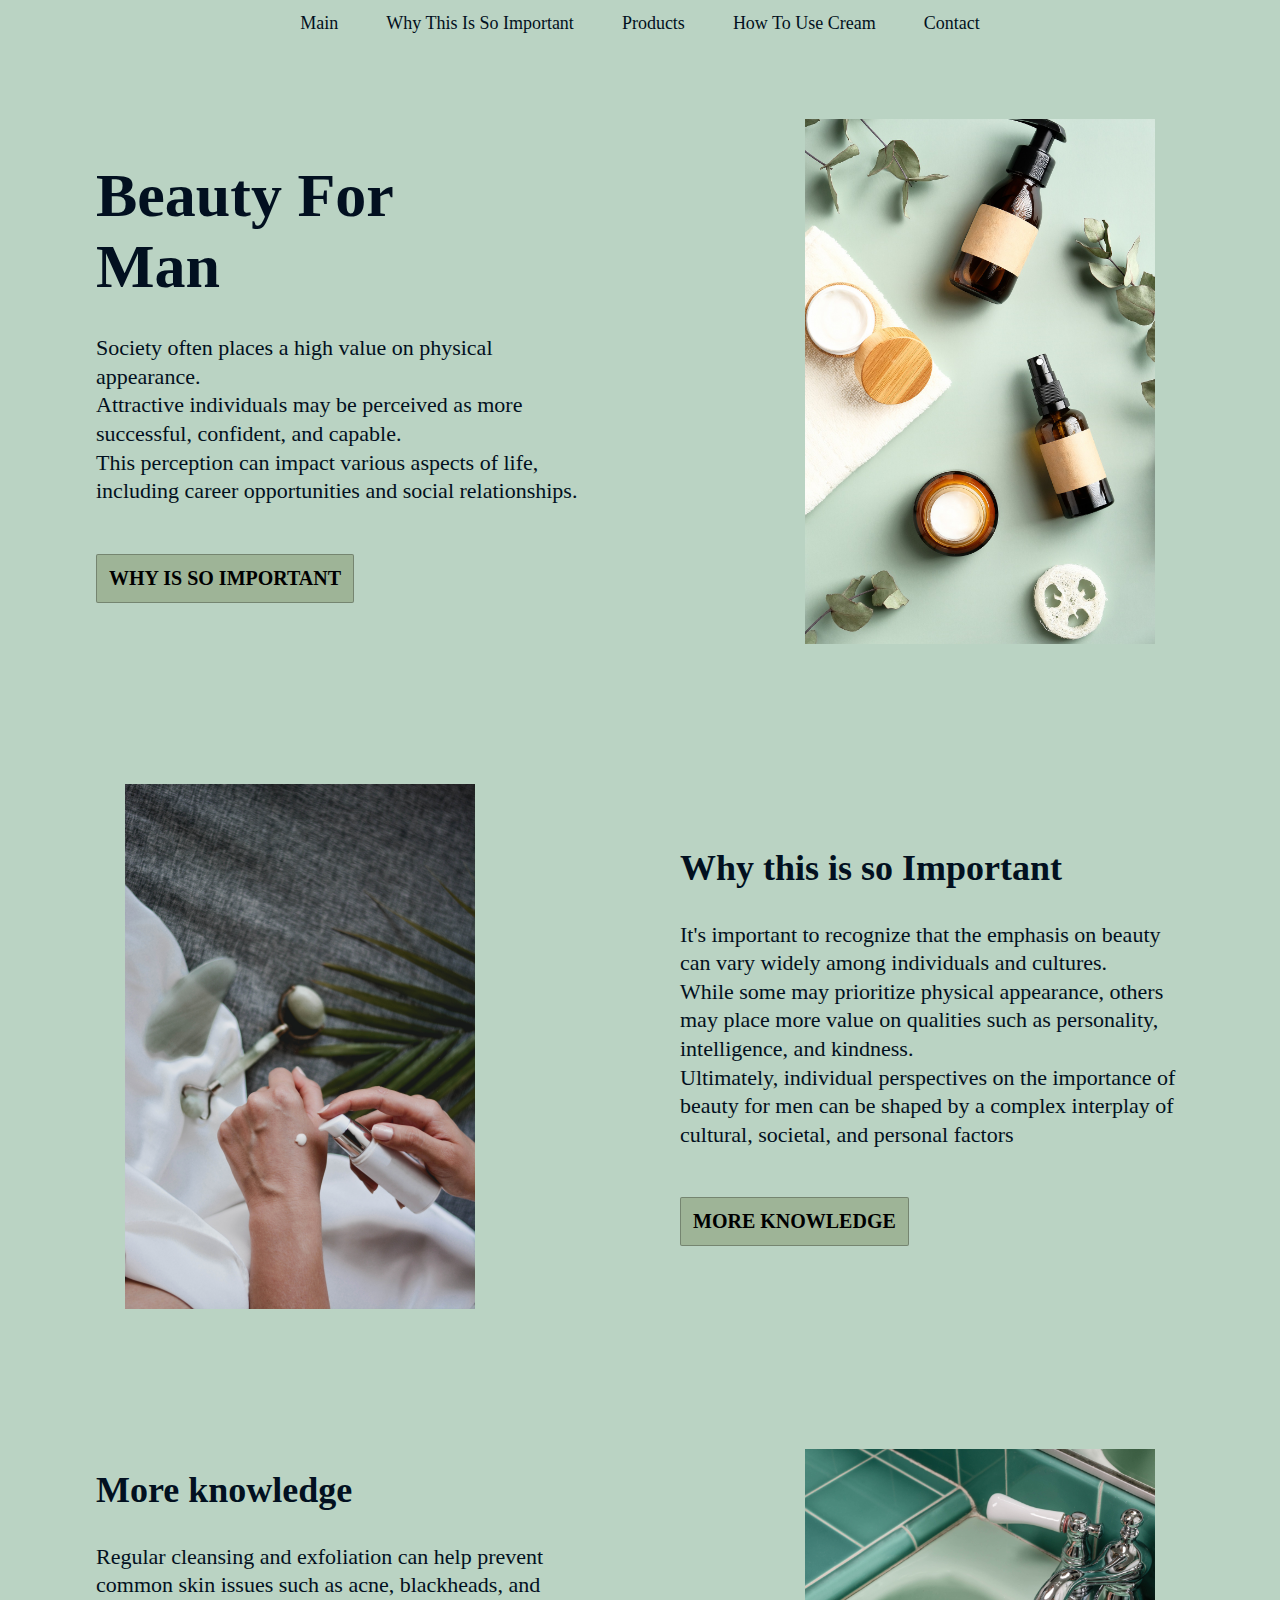
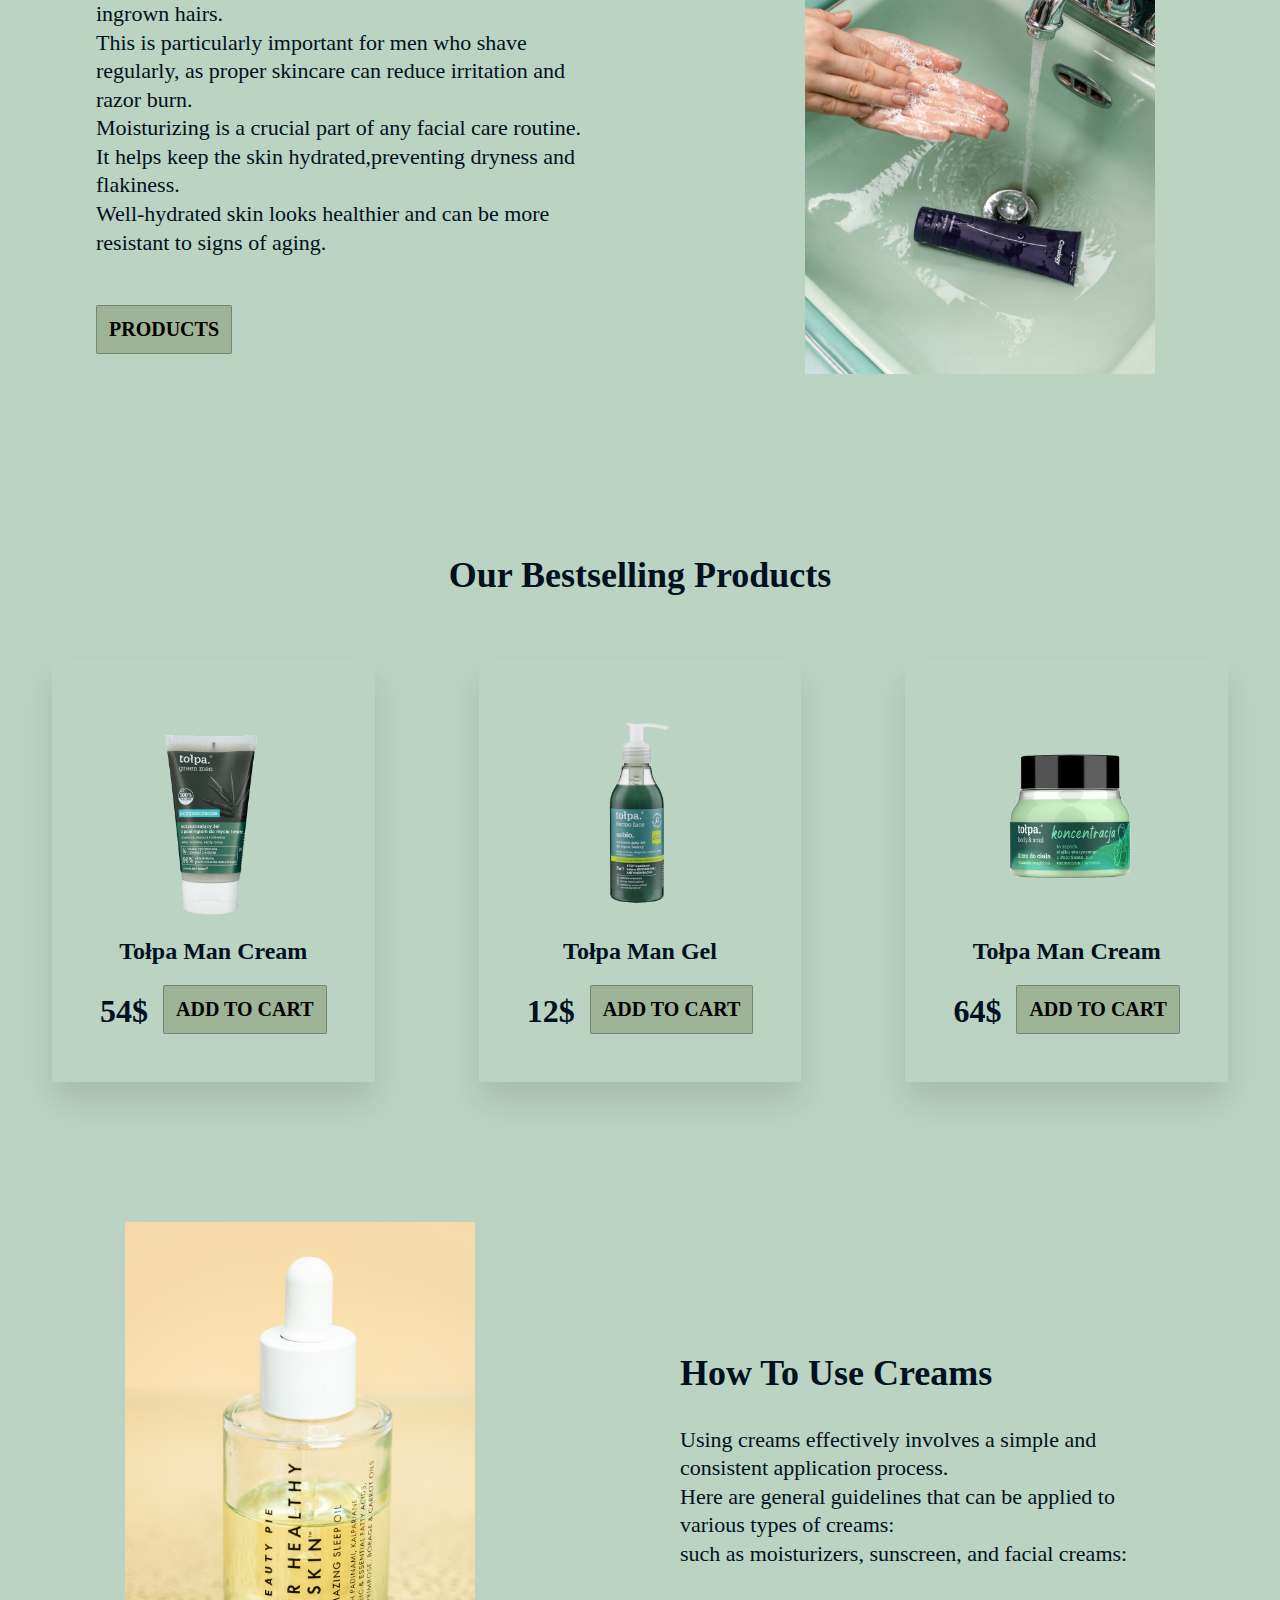
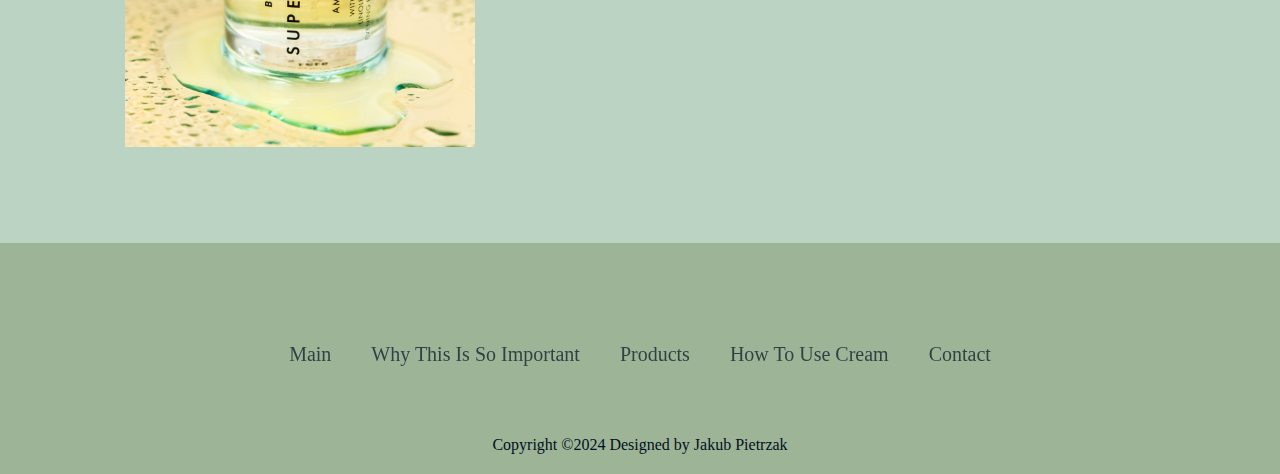
<file: index.html>
<!DOCTYPE html>
<html lang="en">
  <head>
    <meta charset="UTF-8" />
    <meta name="viewport" content="width=device-width, initial-scale=1.0" />
    <link rel="stylesheet" href="styl.css" />
    <link rel="stylesheet" href="https://cdnjs.cloudflare.com/ajax/libs/font-awesome/6.5.1/css/all.min.css" integrity="sha512-DTOQO9RWCH3ppGqcWaEA1BIZOC6xxalwEsw9c2QQeAIftl+Vegovlnee1c9QX4TctnWMn13TZye+giMm8e2LwA==" crossorigin="anonymous" referrerpolicy="no-referrer" />

    <title>Beauty For Man</title>
    
  </head>
  <body>
    
    <nav >
      <div class="nav-links">
        <ul>
          <li><a href="#grid--box-main">Main</a></li>
          <li><a href="#whyimportant">Why This Is So Important</a></li>
          <li><a href="#products">Products</a></li>
          <li><a href="#howtouse">How To Use Cream</a></li>
          <li><a href="contact.html">Contact</a></li>
        </ul>
      </div>
    </nav>
    
    <div class="container" id="grid--box-main">

        <header class="header--main"  >
          <div class="grid--box-main">
            <h1>
              Beauty For <br />
              Man
            </h1>
            <p class="text">Society often places a high value on physical appearance. <br> Attractive individuals may be perceived as more successful, confident, and capable. <br> This perception can impact various aspects of life, <br>including career opportunities and social relationships.</p>
            <a href="#whyimportant" class="btn btn--next">Why is so important</a>
          </div>
          <img src="img/cosmetics-6051633_1920.jpg"/>
        </div>
      </header>
      
      <section class="whyimportant" id="whyimportant">
        <div class="important--box">
          <h2>Why this is so Important</h2>
          <p class="text">It's important to recognize that the emphasis on beauty can vary widely among individuals and cultures. <br> While some may prioritize physical appearance, others may place more value on qualities such as personality, intelligence, and kindness. <br> Ultimately, individual perspectives on the importance of beauty for men can be shaped by a complex interplay of cultural, societal, and personal factors</p>
          <a href="#toknowmore" class="btn btn--next">More knowledge</a>
        </div>
        <img src="img/content-pixie-TxBQ7yLj6JU-unsplash.png">
      </section>
      
      <section class="toknowmore" id="toknowmore">
        <div class="toknowmore--box">
          <h2>More knowledge</h2>
          <p class="text">Regular cleansing and exfoliation can help prevent common skin issues such as acne, blackheads, and ingrown hairs. <br> This is particularly important for men who shave regularly, as proper skincare can reduce irritation and razor burn. <br>
            Moisturizing is a crucial part of any facial care routine.  <br> It helps keep the skin hydrated,preventing dryness and flakiness.  <br> Well-hydrated skin looks healthier and can be more
            resistant to signs of aging.</p>
            <a href="#products" class="btn btn--next">Products</a>
          </div>
          <img src="img/curology-TITp0O0Ue70-unsplash.jpg" alt="">
        </section>
        
        <section class="products" id="products">
          <h2>Our Bestselling Products</h2>
          <div class="products--box">

            <figure class="cream">
              <img src="img/tolpa_1.png" alt="">
              <div class="cream--box">
                <h3>Tołpa Man Cream</h3>
                <div class="cream--price">
                  <strong>54$</strong>
                  <a href="#" class="btn btn--add">Add to Cart</a>
                </div>
              </div>
            </figure>

            <figure class="cream">
              <img src="img/tolpa_2.png" alt="">
              <div class="cream--box">
              <h3>Tołpa Man Gel</h3>
             <div class="cream--price">
                 <strong>12$</strong>
                  <a href="#" class="btn btn--add">Add to Cart</a>
                </div>
              </div>
           </figure>

            <figure class="cream">
            <img src="img/tolpa_3.png" alt="">
            <div class="cream--box">
              <h3>Tołpa Man Cream</h3>
              <div class="cream--price">
                <strong>64$</strong>
                <a href="#" class="btn btn--add">Add to Cart</a>
              </div>
            </div>
            </figure>

          </div>
      </section>
      
  
        <section class="howtouse" id="howtouse">
          <div class="howtouse--section">
            <div class="howtouse--box">
              <h2>How To Use Creams</h2>
              <p class="text">
                Using creams effectively involves a simple and consistent application process. <br> Here are general guidelines that can be applied to various types of creams: <br> such as moisturizers, sunscreen, and facial creams:</p>
              </div>
              <img src="img/magda-vrabetz-ERa3ybA8OnU-unsplash.jpg" alt="">
            </div>
        </section>
            
          
          <footer class="footer" id="contact">
            <div class="footer--box">
              <div class="footernav">
                <ul>
                  <li><a href="#grid--box-main">Main</a></li>
                  <li><a href="#whyimportant">Why This Is So Important</a></li>
                  <li><a href="#products">Products</a></li>
                  <li><a href="#howtouse">How To Use Cream</a></li>
                  <li><a href="#contact">Contact</a></li>
                </ul>
              </div>

              <div class="socialicons">
                <a href="https://www.facebook.com/tolpamniejwiecej?locale=pl_PL"><i class="fa-brands fa-facebook"></i></a>
                <a href="https://www.instagram.com/tolpa_mniej_wiecej/"><i class="fa-brands fa-instagram"></i></a>
                <a href=""><i class="fa-brands fa-twitter"></i></a>
                <a href="https://www.tiktok.com/search?q=to%C5%82pa&t=1704997094353"><i class="fa-brands fa-tiktok"></i></a>
                <a href="https://github.com/ShreekIsLove"><i class="fa-brands fa-github"></i></a>
              </div>
              
              <div class="footerbottom">
                <p>Copyright &copy;2024 Designed by <span class="designer">Jakub Pietrzak</span></p>
              </div>
            </div>
        </footer>
    </div>
    
    </body>
    </html>
</file>
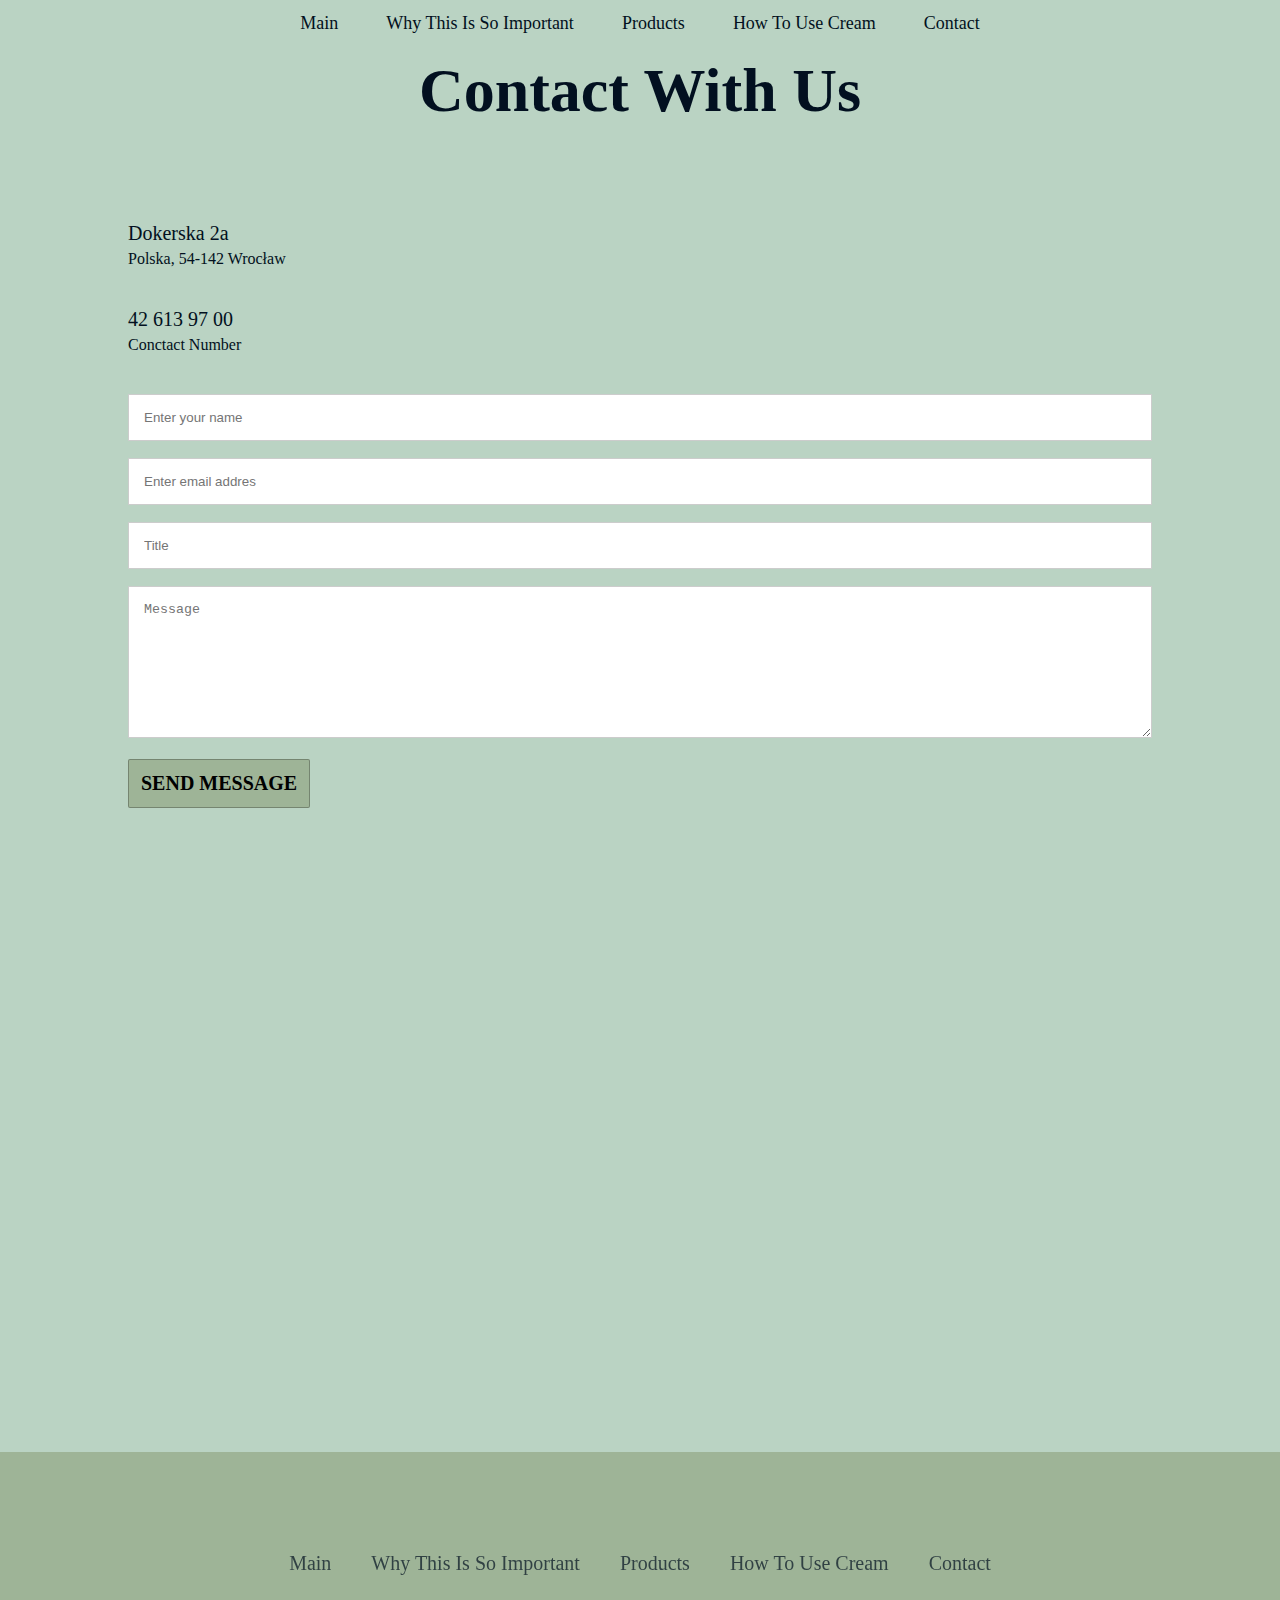
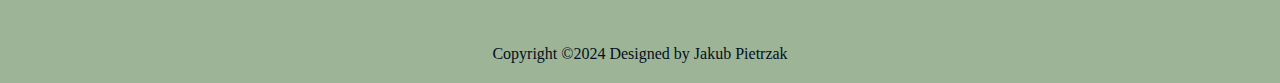
<file: contact.html>
<!DOCTYPE html>
<html lang="en">
  <head>
    <meta charset="UTF-8" />
    <meta name="viewport" content="width=device-width, initial-scale=1.0" />
    <link rel="stylesheet" href="styl.css" />
    <link rel="stylesheet" href="https://cdnjs.cloudflare.com/ajax/libs/font-awesome/6.5.1/css/all.min.css" integrity="sha512-DTOQO9RWCH3ppGqcWaEA1BIZOC6xxalwEsw9c2QQeAIftl+Vegovlnee1c9QX4TctnWMn13TZye+giMm8e2LwA==" crossorigin="anonymous" referrerpolicy="no-referrer" />

    <title>Beauty For Man</title>
  </head>
  <body>
    
    <nav >
      <div class="nav-links" id="navLinks">
        <ul>
          <li><a href="index.html">Main</a></li>
          <li><a href="#whyimportant">Why This Is So Important</a></li>
          <li><a href="#products">Products</a></li>
          <li><a href="#howtouse">How To Use Cream</a></li>
          <li><a href="contact.html">Contact</a></li>
        </ul>
      </div>
    </nav>
    
      <section class="contact-header">
        <h1>Contact With Us</h1>
      </section>

      <section class="concact-us">
        <div class="row">
          <div class="contact-col">
            <div>
              <span>
                <h5> Dokerska 2a</h5>
                <p>Polska, 54-142 Wrocław</p>
              </span>
            </div>
            <div>
              <span>
                <h5>42 613 97 00</h5>
                <p>Conctact Number</p>
              </span>
            </div>
          </div>
          <div class="contact-col">
            <form action="">
              <input type="text" placeholder="Enter your name" required />
              <input type="email" placeholder="Enter email addres" required />
              <input type="text" placeholder="Title" required />
              <textarea rows="8" placeholder="Message" required></textarea>
              <a href="#" class="btn btn--next">Send Message</a>
            </form>
          </div>
        </div>
      </section>
      <section class="location">
        <iframe
          src="https://www.google.com/maps/embed?pb=!1m18!1m12!1m3!1d20025.906408616043!2d16.935549856056035!3d51.14095653708133!2m3!1f0!2f0!3f0!3m2!1i1024!2i768!4f13.1!3m3!1m2!1s0x470fea6609155d29%3A0xa2599d062f2c6e20!2sDrogeria%20Rossmann!5e0!3m2!1spl!2spl!4v1705251817779!5m2!1spl!2spl"
          width="600"
          height="450"
          style="border: 0"
          allowfullscreen=""
          loading="lazy"
          referrerpolicy="no-referrer-when-downgrade"
        ></iframe>
      </section>
          
          <footer class="footer" id="contact">
            <div class="footer--box">
              <div class="footernav">
                <ul>
                  <li><a href="#grid--box-main">Main</a></li>
                  <li><a href="#whyimportant">Why This Is So Important</a></li>
                  <li><a href="#products">Products</a></li>
                  <li><a href="#howtouse">How To Use Cream</a></li>
                  <li><a href="#contact">Contact</a></li>

                </ul>
              </div>
              <div class="socialicons">
                <a href="https://www.facebook.com/tolpamniejwiecej?locale=pl_PL"><i class="fa-brands fa-facebook"></i></a>
                <a href="https://www.instagram.com/tolpa_mniej_wiecej/"><i class="fa-brands fa-instagram"></i></a>
                <a href=""><i class="fa-brands fa-twitter"></i></a>
                <a href="https://www.tiktok.com/search?q=to%C5%82pa&t=1704997094353"><i class="fa-brands fa-tiktok"></i></a>
                <a href="https://github.com/ShreekIsLove"><i class="fa-brands fa-github"></i></a>
              </div>
              <div class="footerbottom">
                <p>Copyright &copy;2024 Designed by <span class="designer">Jakub Pietrzak</span></p>
              </div>
            </div>
        </footer>
    </div>
    
            

    </body>
    </html>
</file>
<file: styl.css>
/* Px and Colors 

SPACING SYSTEM (px)
2 / 4 / 8 / 12 / 16 / 24 / 32 / 48 / 64 / 80 / 96 / 128

FONT SIZE SYSTEM (px)
10 / 12 / 14 / 16 / 18 / 20 / 24 / 30 / 36 / 44 / 52 / 62 / 74 / 86 / 98
*/

/* Colors
Main Colors: #bad3c3
Grey Colors: #021020 
*/

/* Main Items */

html {
  scroll-behavior: smooth;
}

* {
  padding: 0;
  margin: 0;
  box-sizing: border-box;
}
section {
  margin-bottom: 96px;
}
body {
  margin: 0 auto;
  color: #021020;
  background-color: #bad3c3;
}
/* Header */
header {
  display: grid;
  grid-template-columns: repeat(2, 1fr);
  column-gap: 80px;
  margin-top: 64px;
  margin-bottom: 140px;
}
.header--main {
  align-self: center;
}
.grid--box-main {
  align-self: center;
  margin-left: 96px;
  justify-self: center;
}
.header--main img {
  width: 350px;
  justify-self: center;
}

/* WhyImportant */

.whyimportant {
  display: grid;
  grid-template-columns: repeat(2, 1fr);
  column-gap: 80px;
  margin-bottom: 140px;
}
.important--box {
  align-self: center;
  margin-right: 96px;
}
.whyimportant img {
  width: 350px;
  grid-row: 2/1;
  justify-self: center;
}
/* ToKnowMore */
.toknowmore {
  display: grid;
  grid-template-columns: repeat(2, 1fr);
  column-gap: 80px;
  margin-bottom: 180px;
}
.toknowmore--box {
  align-self: center;
  margin-left: 96px;
}
.toknowmore img {
  justify-self: center;
}

/* Products */
.products {
  margin-bottom: 140px;
}
.products--box {
  display: grid;
  grid-template-columns: repeat(3, 1fr);
}
.products h2 {
  text-align: center;
  margin-bottom: 64px;
}
.products img {
  width: 200px;
  justify-self: center;
}

/* Cream */
.cream--box {
  justify-self: center;
}
.cream {
  display: grid;
  padding: 48px;
  box-shadow: 0px 20px 30px 0px rgba(0, 0, 0, 0.1);
  margin: 0 auto;
}
.cream--price {
  font-size: 32px;
  display: flex;
  gap: 15px;
}

/* HowToUse */
.howtouse--section {
  display: grid;
  grid-template-columns: repeat(2, 1fr);
  column-gap: 80px;
  margin-top: 64px;
}
.howtouse--box {
  align-self: center;
  margin-right: 96px;
}
.howtouse img {
  grid-row: 2/1;
  justify-self: center;
}

/* Footer */
footer {
  background-color: #9eb497;
}
.footer--box {
  width: 100%;
  padding: 70px 30px 20px;
}
.footernav {
  margin: 30px 0;
}
.footernav ul {
  display: flex;
  justify-content: center;
}
.footernav ul li a {
  color: #021020;
  margin: 20px;
  text-decoration: none;
  font-size: 20px;
  opacity: 0.7;
  transition: 0.5s;
  list-style: none;
}
.footernav li::marker {
  content: "";
}
.footernav ul li {
  text-decoration: none;
}
.footernav ul li a:hover {
  opacity: 1;
}
.footerbottom p {
  text-align: center;
}

/* SocialIcons */
.socialicons {
  display: flex;
  justify-content: center;
}
.socialicons a {
  text-decoration: none;
  padding: 10px;
  margin: 10px;
}
.socialicons a i {
  font-size: 24px;
  color: #021020;
  opacity: 0.9;
}

/* Text */
.text {
  font-size: 22px;
  margin-bottom: 48px;
  line-height: 1.3;
}

h1 {
  margin-bottom: 32px;
  font-size: 62px;
}
h2 {
  font-weight: 700;
  font-size: 36px;
  margin-bottom: 32px;
}
h3 {
  text-align: center;
  font-weight: 600;
  font-size: 24px;
  margin-bottom: 20px;
}
strong {
  margin-top: 8px;
  text-align: center;
}

/* Img  */
img {
  width: 350px;
}

/* Buttons */
.btn:link,
.btn:visited {
  border: 1px solid #00000042;
  border-radius: 2px;
  padding: 12px;
  font-size: 20px;
  text-align: center;
  text-decoration: none;
  text-transform: uppercase;
  display: inline-block;
  font-weight: 600;
  background-color: #9eb497;
  color: #000000;
}
.btn:hover,
.btn:active {
  background-color: #a6baa0bf;
  color: #000000;
}

/* Nav */
nav {
  display: flex;
  padding: 5px 12px;
  justify-content: space-between;
  align-items: center;
  position: -webkit-sticky;
  position: sticky;
  top: 0;
  background-color: #bad3c3;
}
.nav-links {
  flex: 1;
  text-align: center;
}
.nav-links ul li {
  list-style: none;
  display: inline-block;
  padding: 8px 22px;
  position: relative;
}
.nav-links ul li a {
  color: #021020;
  text-decoration: none;
  font-size: 18px;
}
.nav-links ul li::after {
  content: "";
  width: 0%;
  height: 2px;
  background: #021020;
  display: block;
  margin: 3px;
  transition: 0.5s;
}
.nav-links ul li:hover::after {
  width: 100%;
}
nav .fa {
  display: none;
}

/* Contact.html */
.contact-header {
  width: 100%;
  background-position: center;
  background-size: cover;
  text-align: center;
  color: #021020;
}
.location {
  width: 80%;
  margin: auto;
  padding: 80px 0;
}
.location iframe {
  width: 100%;
}
.concact-us {
  width: 80%;
  margin: auto;
}
.contact-col {
  flex-basis: 48%;
  margin-bottom: 30px;
}
.contact-col div {
  display: flex;
  align-items: center;
  margin-bottom: 40px;
}
.contact-col div .fa {
  font-size: 28px;
  color: 021020;
  margin: 10px;
  margin-right: 30px;
}
.contact-col div p {
  padding: 0;
}
.contact-col div h5 {
  font-size: 20px;
  margin-bottom: 5px;
  color: #021020;
  font-weight: 400;
}
.contact-col input,
.contact-col textarea {
  width: 100%;
  padding: 15px;
  margin-bottom: 17px;
  outline: none;
  border: 1px solid #ccc;
}
</file>
